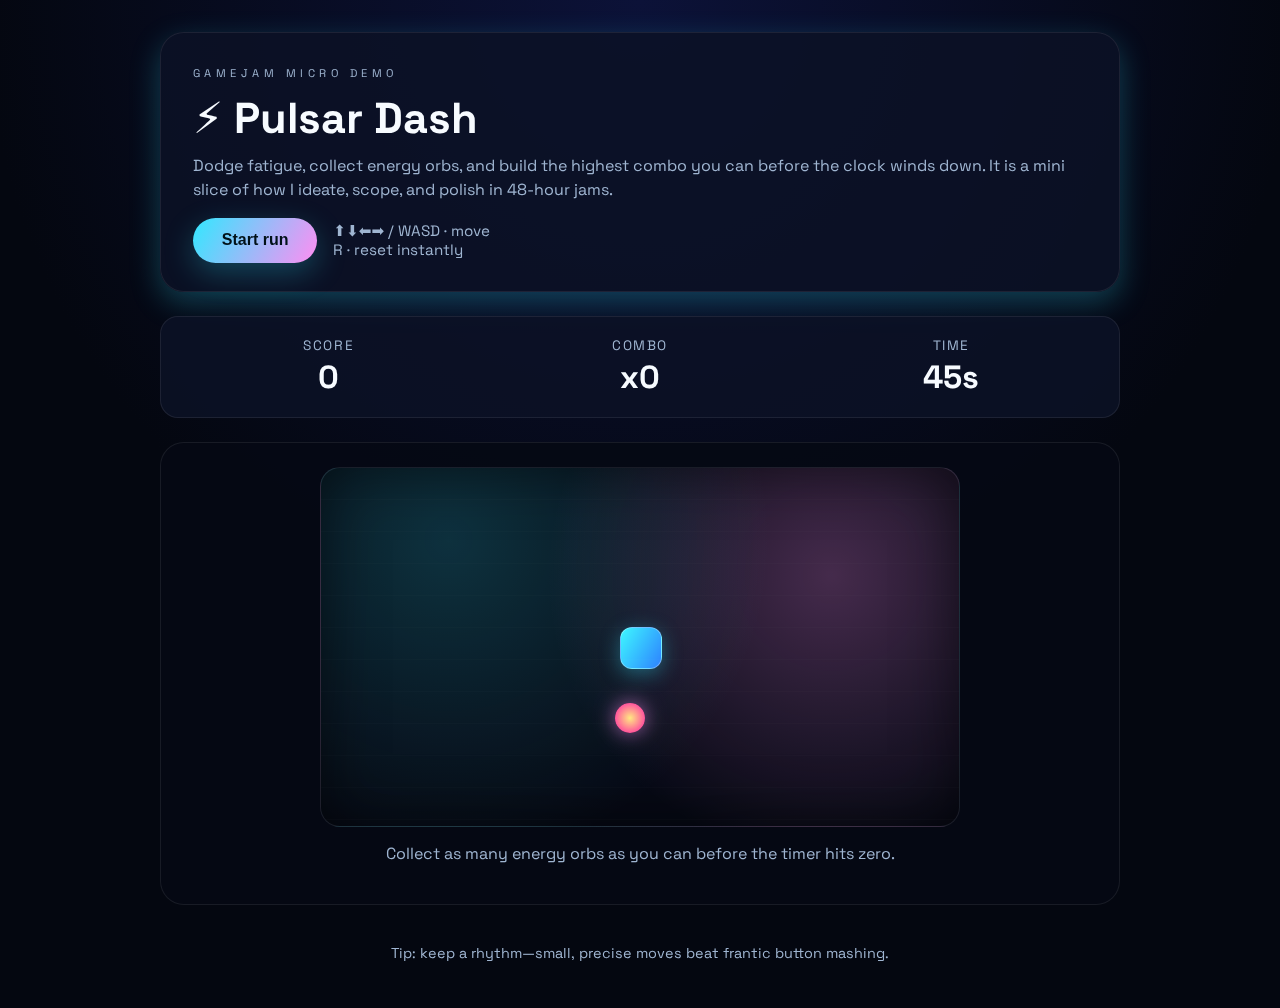
<file: gamejam-demo/index.html>
<!DOCTYPE html>
<html lang="en">
  <head>
    <meta charset="UTF-8" />
    <meta name="viewport" content="width=device-width, initial-scale=1.0" />
    <title>Pulsar Dash · GameJAM micro demo</title>
    <link rel="preconnect" href="https://fonts.googleapis.com" />
    <link rel="preconnect" href="https://fonts.gstatic.com" crossorigin />
    <link
      href="https://fonts.googleapis.com/css2?family=Space+Grotesk:wght@400;600&display=swap"
      rel="stylesheet"
    />
    <link rel="stylesheet" href="./style.css" />
  </head>
  <body>
    <main class="shell">
      <header class="hero">
        <p class="eyebrow">GameJAM micro demo</p>
        <h1>⚡ Pulsar Dash</h1>
        <p>
          Dodge fatigue, collect energy orbs, and build the highest combo you
          can before the clock winds down. It is a mini slice of how I ideate,
          scope, and polish in 48-hour jams.
        </p>
        <div class="cta">
          <button type="button" id="startGame" class="btn">
            Start run
          </button>
          <div class="legend" aria-live="polite">
            <span>⬆⬇⬅➡ / WASD · move</span>
            <span>R · reset instantly</span>
          </div>
        </div>
      </header>

      <section class="status-card" aria-live="polite">
        <div>
          <p>Score</p>
          <strong id="score">0</strong>
        </div>
        <div>
          <p>Combo</p>
          <strong id="streak">x0</strong>
        </div>
        <div>
          <p>Time</p>
          <strong id="timer">45s</strong>
        </div>
      </section>

      <section class="arena-wrapper">
        <div
          id="arena"
          class="arena"
          tabindex="0"
          aria-label="Pulsar Dash play area"
        >
          <div
            id="player"
            class="player"
            role="img"
            aria-label="Player avatar"
          ></div>
          <div id="orb" class="orb pulse" role="img" aria-label="Energy orb"></div>
        </div>
        <p class="callout" id="callout">
          Collect as many energy orbs as you can before the timer hits zero.
        </p>
      </section>

      <footer class="footer">
        <p>Tip: keep a rhythm—small, precise moves beat frantic button mashing.</p>
      </footer>
    </main>
    <script type="module" src="./game.js"></script>
  </body>
</html>
</file>
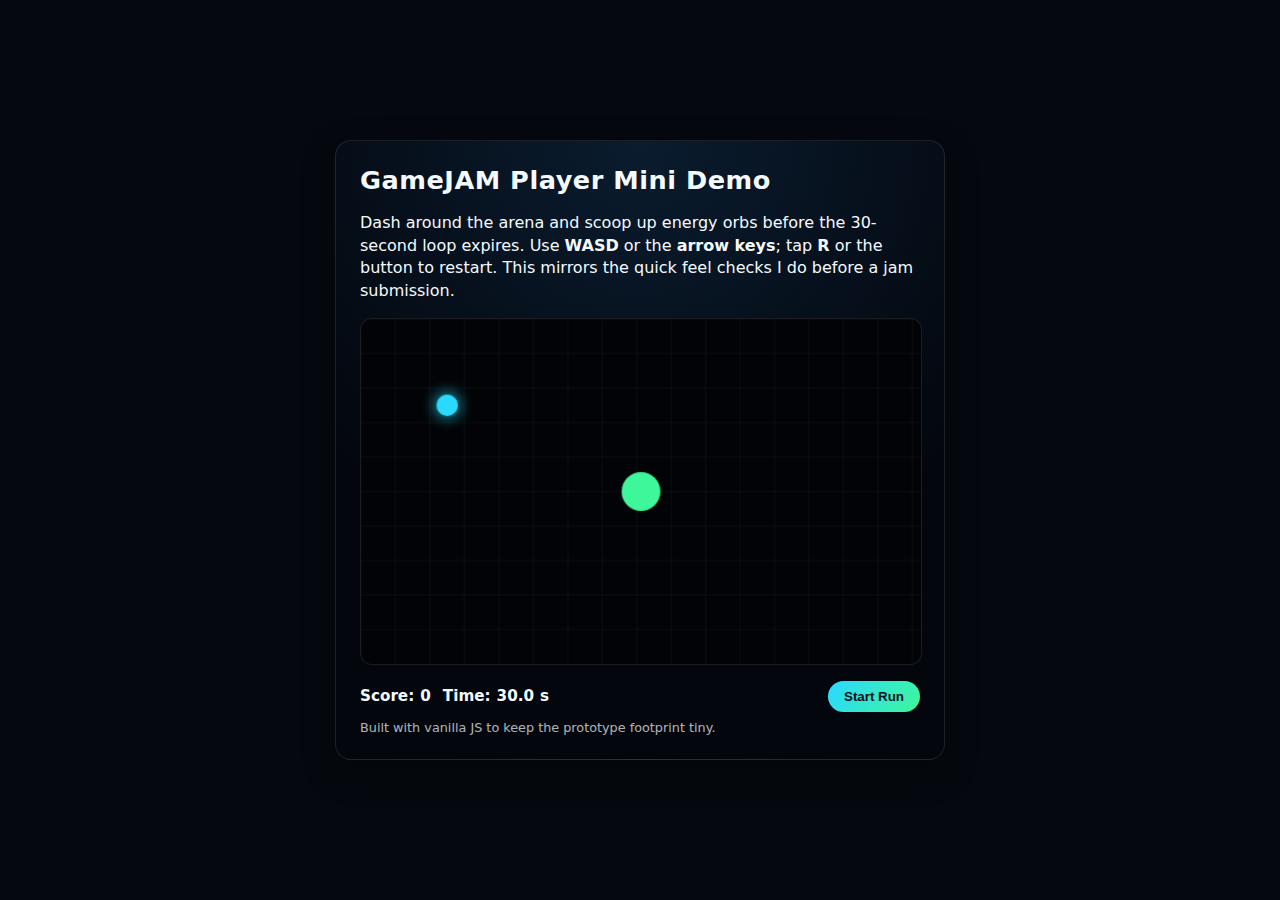
<file: gamejam-player.html>
<!DOCTYPE html>
<html lang="en">
  <head>
    <meta charset="UTF-8" />
    <meta name="viewport" content="width=device-width, initial-scale=1.0" />
    <title>GameJAM Player Mini Demo</title>
    <style>
      :root {
        color-scheme: light dark;
        font-family: "Segoe UI", system-ui, -apple-system, BlinkMacSystemFont,
          sans-serif;
        background-color: #05090f;
        color: #f4faff;
      }
      body {
        margin: 0;
        min-height: 100vh;
        display: flex;
        align-items: center;
        justify-content: center;
      }
      main {
        width: min(560px, 92vw);
        padding: 24px;
        border-radius: 16px;
        background: radial-gradient(circle at top, #0a1c2f, #03060c 65%);
        box-shadow: 0 12px 32px rgba(0, 0, 0, 0.35);
        border: 1px solid rgba(255, 255, 255, 0.1);
      }
      h1 {
        margin-top: 0;
        font-size: 1.6rem;
        letter-spacing: 0.02em;
      }
      p {
        margin-bottom: 1rem;
        line-height: 1.4;
      }
      canvas {
        width: 100%;
        height: auto;
        border-radius: 12px;
        border: 1px solid rgba(255, 255, 255, 0.1);
        background: #020306;
        display: block;
      }
      #hud {
        display: flex;
        flex-wrap: wrap;
        gap: 12px;
        margin-top: 16px;
        align-items: center;
        justify-content: space-between;
        font-size: 0.95rem;
      }
      .stat {
        display: flex;
        gap: 6px;
        align-items: center;
        font-weight: 600;
      }
      button {
        margin-left: auto;
        padding: 8px 16px;
        border-radius: 999px;
        border: none;
        background: linear-gradient(120deg, #2bd9ff, #3df79a);
        color: #04101c;
        font-weight: 700;
        cursor: pointer;
      }
      button:disabled {
        opacity: 0.5;
        cursor: not-allowed;
      }
      small {
        display: block;
        margin-top: 8px;
        opacity: 0.7;
        font-size: 0.8rem;
      }
    </style>
  </head>
  <body>
    <main>
      <h1>GameJAM Player Mini Demo</h1>
      <p>
        Dash around the arena and scoop up energy orbs before the 30-second loop
        expires. Use <strong>WASD</strong> or the <strong>arrow keys</strong>;
        tap <strong>R</strong> or the button to restart. This mirrors the quick
        feel checks I do before a jam submission.
      </p>
      <canvas id="game" width="520" height="320"></canvas>
      <div id="hud">
        <div class="stat">Score: <span id="score">0</span></div>
        <div class="stat">Time: <span id="time">30.0</span>s</div>
        <button id="reset">Start Run</button>
      </div>
      <small>Built with vanilla JS to keep the prototype footprint tiny.</small>
    </main>
    <script>
      const canvas = document.getElementById("game");
      const ctx = canvas.getContext("2d");
      const scoreEl = document.getElementById("score");
      const timeEl = document.getElementById("time");
      const resetBtn = document.getElementById("reset");

      const player = { x: canvas.width / 2, y: canvas.height / 2, size: 18 };
      const orb = { x: 80, y: 80, size: 10 };
      const keys = { up: false, down: false, left: false, right: false };

      let score = 0;
      let timeLeft = 30;
      let playing = false;
      let lastFrame = 0;

      function spawnOrb() {
        const margin = 20;
        orb.x = margin + Math.random() * (canvas.width - margin * 2);
        orb.y = margin + Math.random() * (canvas.height - margin * 2);
      }

      function resetRun() {
        score = 0;
        timeLeft = 30;
        playing = true;
        player.x = canvas.width / 2;
        player.y = canvas.height / 2;
        spawnOrb();
        lastFrame = performance.now();
        resetBtn.textContent = "Restart";
      }

      function update(dt) {
        const speed = 180;
        if (keys.up) player.y -= speed * dt;
        if (keys.down) player.y += speed * dt;
        if (keys.left) player.x -= speed * dt;
        if (keys.right) player.x += speed * dt;

        player.x = Math.max(player.size, Math.min(canvas.width - player.size, player.x));
        player.y = Math.max(player.size, Math.min(canvas.height - player.size, player.y));

        const dx = player.x - orb.x;
        const dy = player.y - orb.y;
        const distance = Math.hypot(dx, dy);
        if (distance < player.size + orb.size) {
          score += 1;
          spawnOrb();
        }

        timeLeft = Math.max(0, timeLeft - dt);
        if (timeLeft === 0) playing = false;
      }

      function drawGrid() {
        ctx.save();
        ctx.strokeStyle = "rgba(255,255,255,0.05)";
        ctx.lineWidth = 1;
        for (let x = 0; x < canvas.width; x += 32) {
          ctx.beginPath();
          ctx.moveTo(x, 0);
          ctx.lineTo(x, canvas.height);
          ctx.stroke();
        }
        for (let y = 0; y < canvas.height; y += 32) {
          ctx.beginPath();
          ctx.moveTo(0, y);
          ctx.lineTo(canvas.width, y);
          ctx.stroke();
        }
        ctx.restore();
      }

      function render() {
        ctx.clearRect(0, 0, canvas.width, canvas.height);
        drawGrid();

        ctx.shadowBlur = 15;
        ctx.shadowColor = "#2bd9ff";
        ctx.fillStyle = "#2bd9ff";
        ctx.beginPath();
        ctx.arc(orb.x, orb.y, orb.size, 0, Math.PI * 2);
        ctx.fill();
        ctx.shadowBlur = 0;

        ctx.fillStyle = "#3df79a";
        ctx.beginPath();
        ctx.arc(player.x, player.y, player.size, 0, Math.PI * 2);
        ctx.fill();
      }

      function loop(timestamp) {
        const dt = (timestamp - lastFrame) / 1000;
        lastFrame = timestamp;
        if (playing) update(dt);
        render();
        scoreEl.textContent = score;
        timeEl.textContent = timeLeft.toFixed(1);
        requestAnimationFrame(loop);
      }

      function setKey(key, pressed) {
        if (key === "ArrowUp" || key === "w") keys.up = pressed;
        if (key === "ArrowDown" || key === "s") keys.down = pressed;
        if (key === "ArrowLeft" || key === "a") keys.left = pressed;
        if (key === "ArrowRight" || key === "d") keys.right = pressed;
      }

      window.addEventListener("keydown", (event) => {
        if (["ArrowUp", "ArrowDown", "ArrowLeft", "ArrowRight", "w", "a", "s", "d"].includes(event.key)) {
          event.preventDefault();
        }
        if (event.key === "r") resetRun();
        setKey(event.key, true);
      });

      window.addEventListener("keyup", (event) => setKey(event.key, false));
      resetBtn.addEventListener("click", resetRun);

      lastFrame = performance.now();
      requestAnimationFrame(loop);
    </script>
  </body>
</html>
</file>
<file: gamejam-demo/style.css>
@import url("https://fonts.googleapis.com/css2?family=Space+Grotesk:wght@400;600&display=swap");

:root {
  color-scheme: dark;
  --bg: #040710;
  --panel: rgba(12, 18, 38, 0.85);
  --accent: #31e8ff;
  --accent-alt: #ff8ef2;
  --text: #f7fbff;
  --muted: #9fb5d1;
  --glow: 0 10px 30px rgba(49, 232, 255, 0.25);
  --border: rgba(255, 255, 255, 0.08);
}

* {
  box-sizing: border-box;
}

body {
  margin: 0;
  min-height: 100vh;
  display: flex;
  justify-content: center;
  align-items: center;
  font-family: "Space Grotesk", system-ui, -apple-system, BlinkMacSystemFont, sans-serif;
  background: radial-gradient(circle at top, #0c1238, var(--bg) 55%);
  color: var(--text);
  padding: 2rem 1.25rem;
}

.shell {
  width: min(960px, 100%);
  display: flex;
  flex-direction: column;
  gap: 1.5rem;
}

.hero {
  background: var(--panel);
  border: 1px solid var(--border);
  border-radius: 24px;
  padding: 1.75rem 2rem;
  box-shadow: var(--glow);
}

.hero h1 {
  font-size: clamp(1.8rem, 4vw, 2.7rem);
  margin: 0.5rem 0;
}

.hero p {
  color: var(--muted);
  margin: 0.25rem 0 0;
  line-height: 1.5;
}

.eyebrow {
  text-transform: uppercase;
  letter-spacing: 0.4em;
  font-size: 0.7rem;
  color: var(--accent);
  margin: 0;
}

.cta {
  display: flex;
  flex-wrap: wrap;
  align-items: center;
  gap: 1rem;
  margin-top: 1rem;
}

.btn {
  border: none;
  border-radius: 999px;
  padding: 0.85rem 1.8rem;
  font-size: 1rem;
  font-weight: 600;
  color: #011118;
  background: linear-gradient(120deg, var(--accent), var(--accent-alt));
  cursor: pointer;
  box-shadow: var(--glow);
  transition: transform 150ms ease, opacity 200ms ease;
}

.btn:disabled {
  cursor: not-allowed;
  opacity: 0.6;
  box-shadow: none;
}

.btn:not(:disabled):hover {
  transform: translateY(-2px) scale(1.01);
}

.legend {
  display: flex;
  flex-direction: column;
  font-size: 0.95rem;
  color: var(--muted);
}

.status-card {
  display: grid;
  grid-template-columns: repeat(auto-fit, minmax(140px, 1fr));
  gap: 1rem;
  background: var(--panel);
  border-radius: 18px;
  border: 1px solid var(--border);
  padding: 1.25rem;
}

.status-card div {
  text-align: center;
}

.status-card p {
  margin: 0;
  color: var(--muted);
  font-size: 0.85rem;
  letter-spacing: 0.12em;
  text-transform: uppercase;
}

.status-card strong {
  font-size: 2rem;
  display: block;
  margin-top: 0.2rem;
}

.arena-wrapper {
  background: rgba(5, 9, 20, 0.9);
  border-radius: 24px;
  padding: 1.5rem;
  border: 1px solid var(--border);
  position: relative;
}

.arena {
  width: min(640px, 90vw);
  aspect-ratio: 16 / 9;
  margin: 0 auto;
  border-radius: 20px;
  border: 1px solid rgba(255, 255, 255, 0.08);
  background: radial-gradient(circle at 20% 20%, rgba(49, 232, 255, 0.18), transparent 55%),
    radial-gradient(circle at 80% 30%, rgba(255, 142, 242, 0.25), transparent 50%),
    rgba(6, 9, 21, 0.95);
  box-shadow: inset 0 0 60px rgba(0, 0, 0, 0.5);
  position: relative;
  overflow: hidden;
}

.arena::after {
  content: "";
  position: absolute;
  inset: 0;
  background-image: linear-gradient(transparent calc(100% - 1px), rgba(255, 255, 255, 0.04) 1px);
  background-size: 100% 32px;
  mix-blend-mode: screen;
  opacity: 0.25;
  pointer-events: none;
}

.arena:focus-visible {
  outline: 2px solid var(--accent);
  outline-offset: 6px;
}

.player,
.orb {
  position: absolute;
  width: 42px;
  height: 42px;
  pointer-events: none;
}

.player {
  border-radius: 12px;
  background: linear-gradient(120deg, #3ef7ff, #2d82ff);
  box-shadow: 0 5px 20px rgba(49, 232, 255, 0.35);
  border: 1px solid rgba(255, 255, 255, 0.3);
  transition: transform 110ms ease;
}

.player.flash {
  animation: flash 250ms ease;
}

.orb {
  width: 30px;
  height: 30px;
  border-radius: 999px;
  background: radial-gradient(circle, #ffe66d, #ff0099);
  box-shadow: 0 0 20px rgba(255, 140, 255, 0.6);
  mix-blend-mode: screen;
}

.orb.pulse {
  animation: pulse 1.6s infinite ease-in-out;
}

.callout {
  margin-top: 1rem;
  text-align: center;
  color: var(--muted);
}

.footer {
  text-align: center;
  color: var(--muted);
  font-size: 0.9rem;
}

@keyframes pulse {
  0%,
  100% {
    transform: scale(0.95);
    opacity: 0.85;
  }
  50% {
    transform: scale(1.1);
    opacity: 1;
  }
}

@keyframes flash {
  from {
    box-shadow: 0 0 24px rgba(255, 255, 255, 0.7);
    transform: scale(1.06);
  }
  to {
    box-shadow: 0 5px 20px rgba(49, 232, 255, 0.35);
    transform: scale(1);
  }
}

@media (max-width: 640px) {
  body {
    padding: 1rem;
  }

  .hero,
  .arena-wrapper {
    padding: 1.25rem;
  }

  .legend span {
    font-size: 0.85rem;
  }

  .status-card {
    grid-template-columns: repeat(auto-fit, minmax(120px, 1fr));
  }
}
</file>
